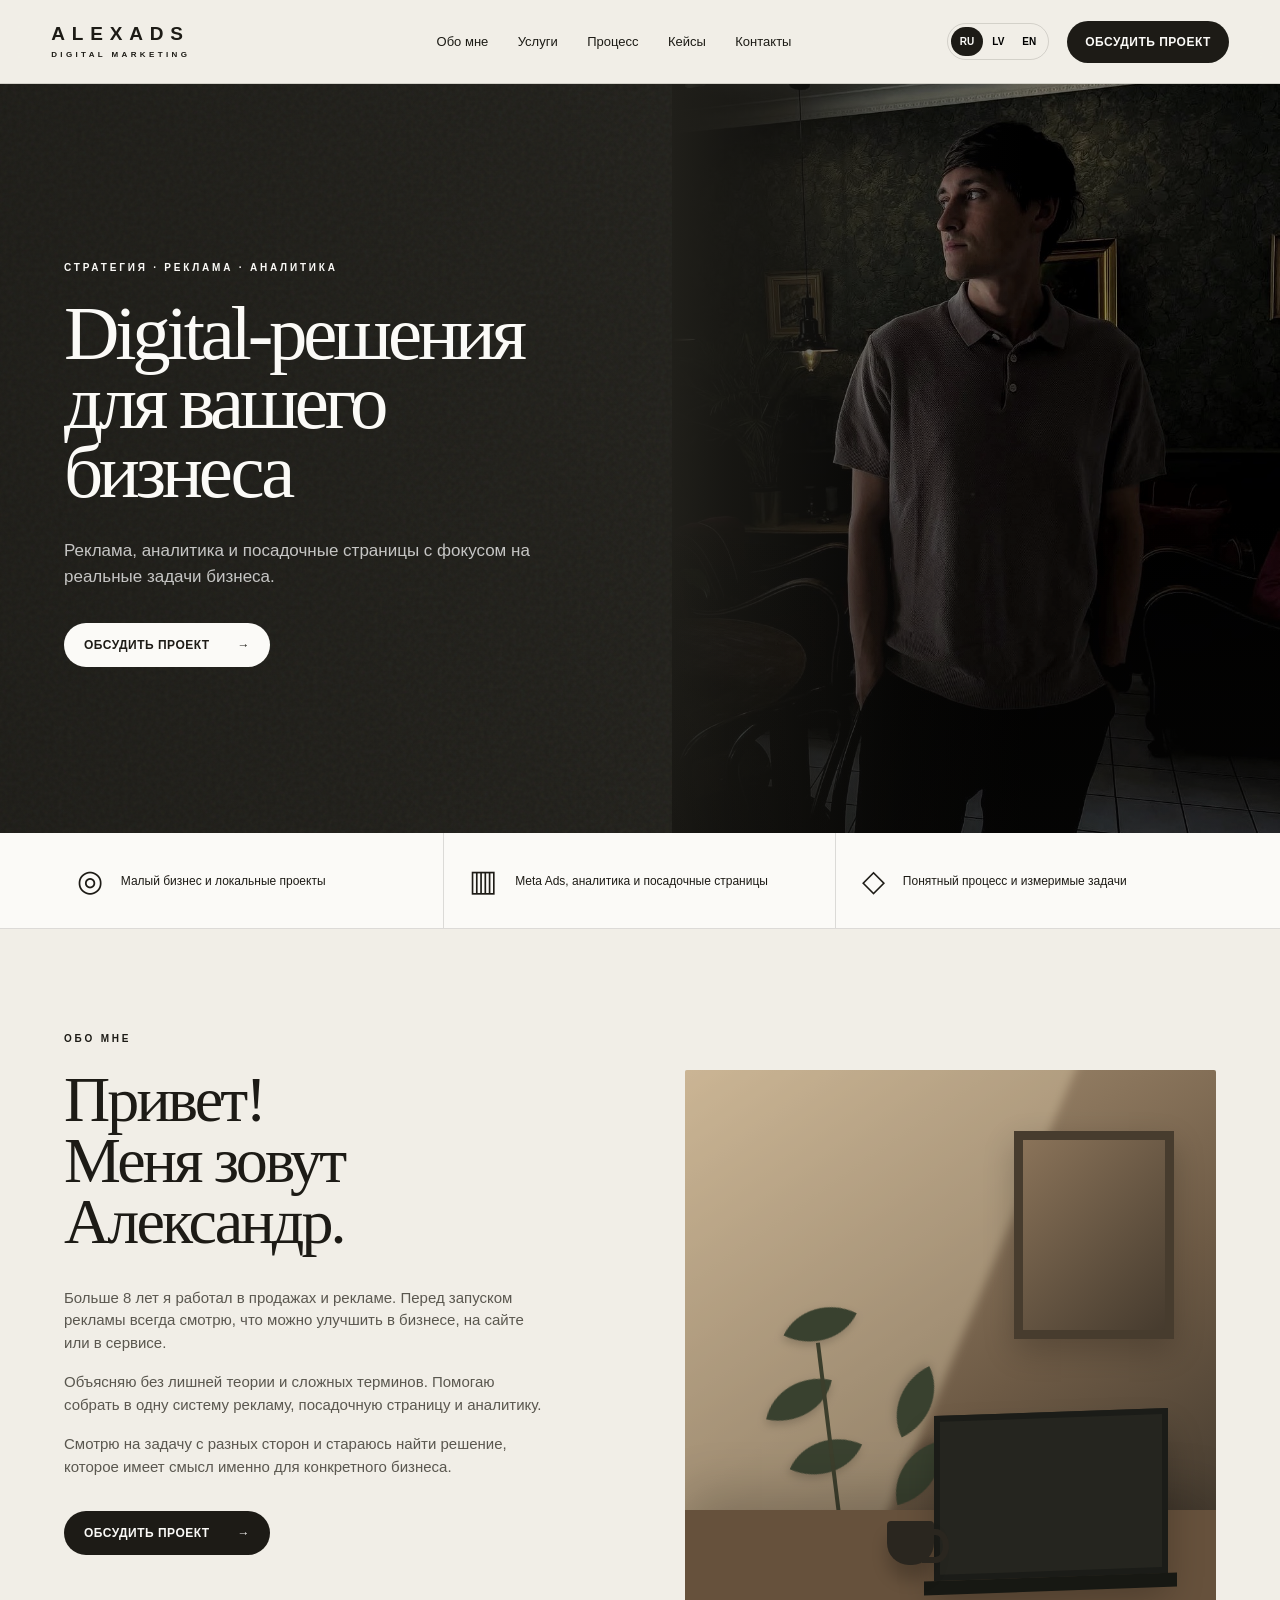
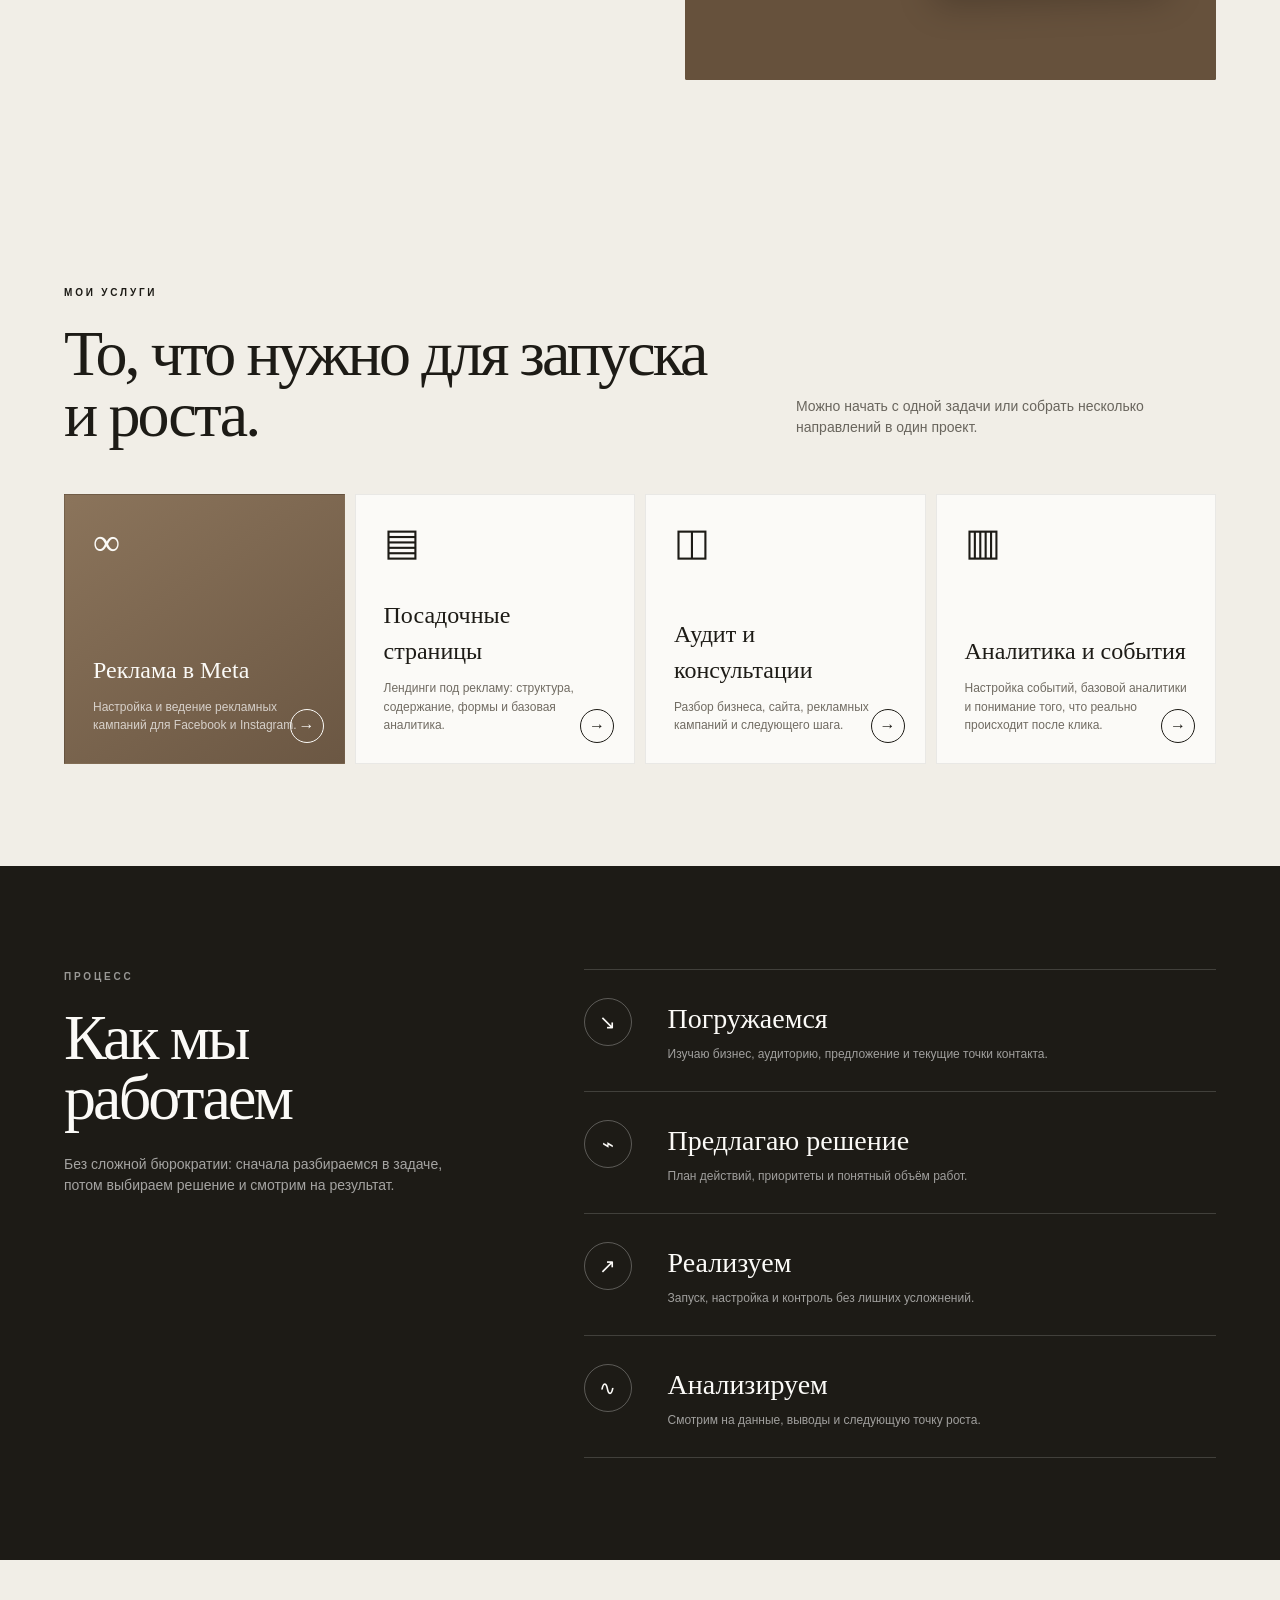
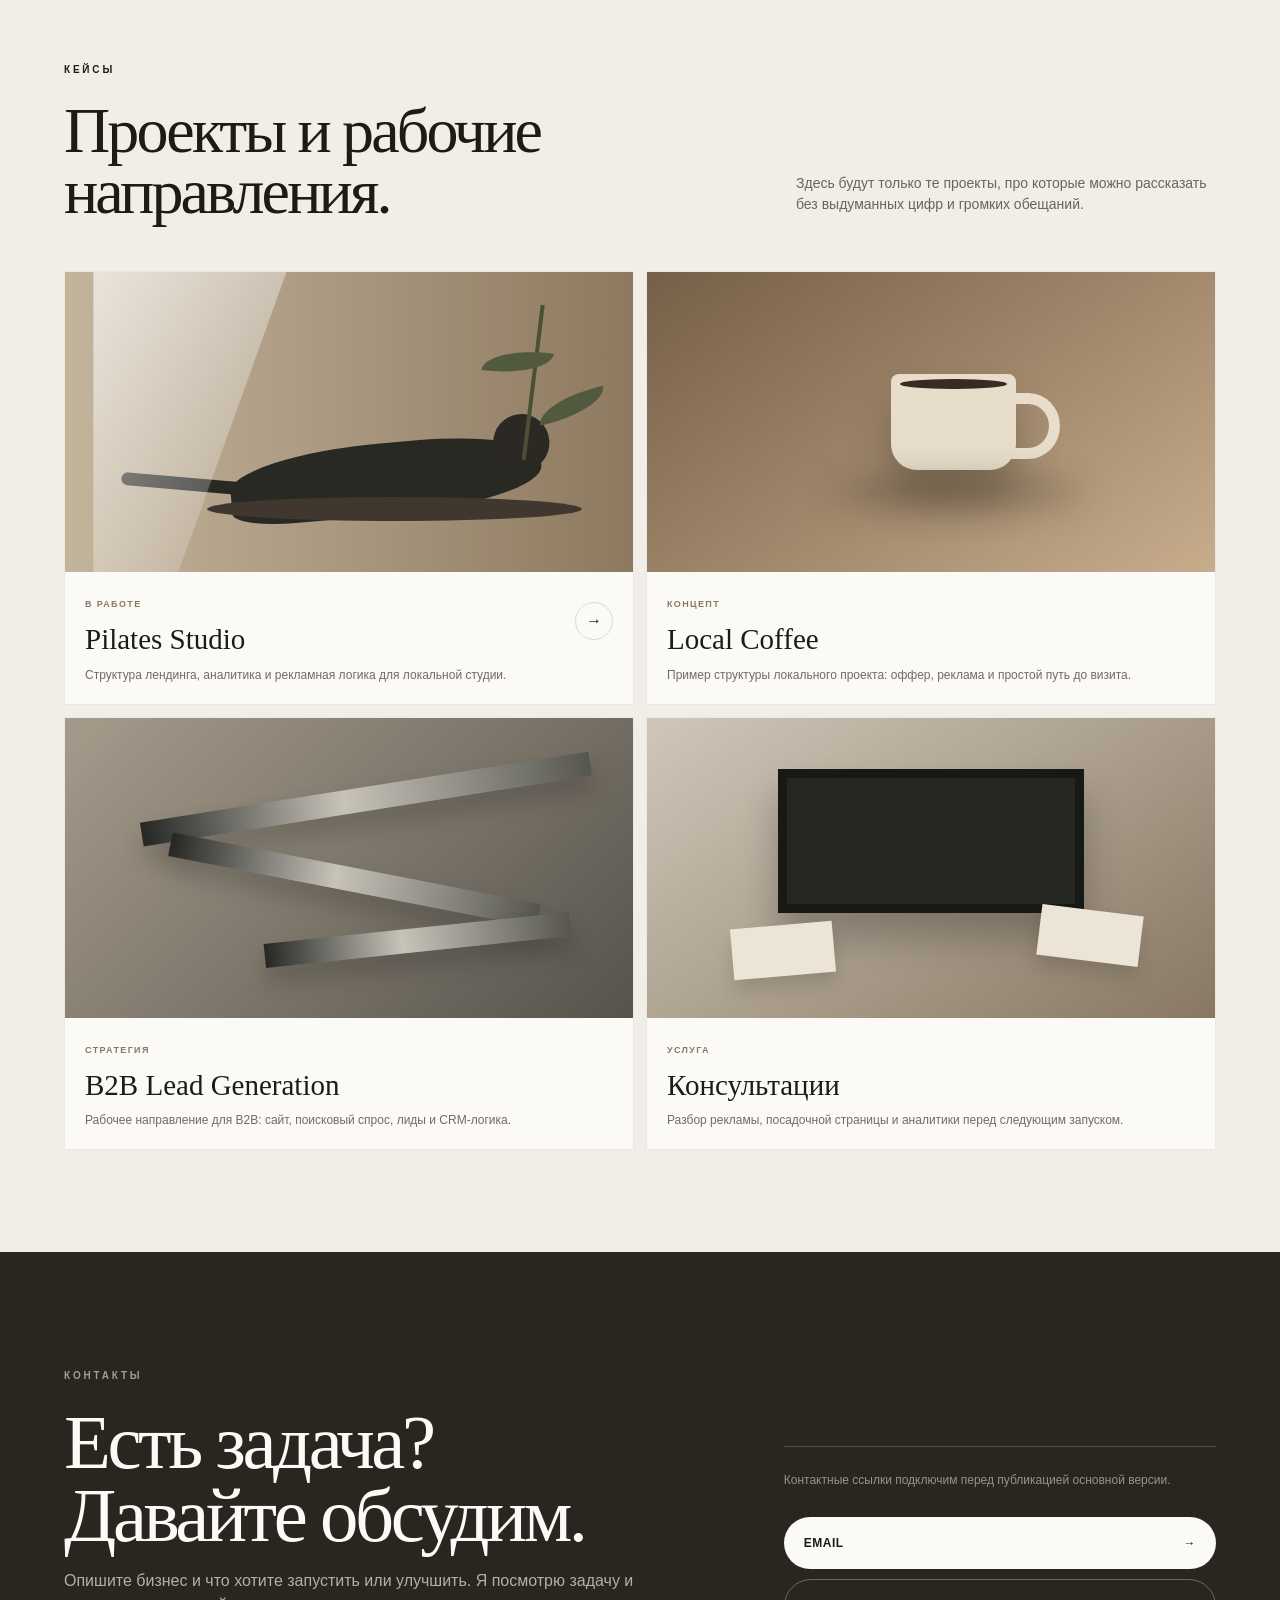
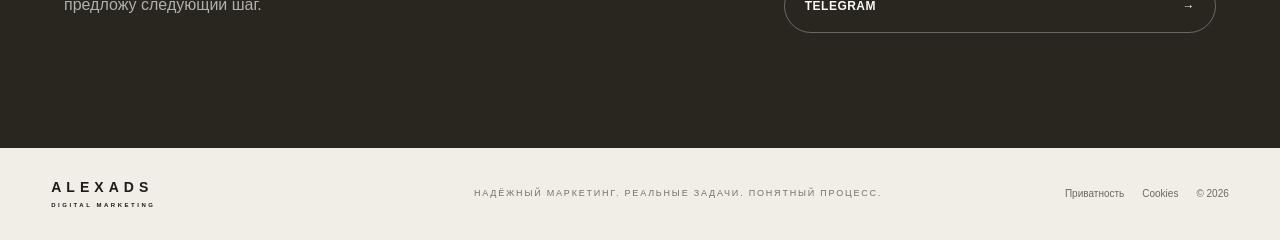
<file: index.html>
<!doctype html>
<html lang="ru">
<head>
  <meta charset="utf-8">
  <meta name="viewport" content="width=device-width,initial-scale=1">
  <title>Alexads — digital marketing, Meta Ads и landing pages</title>
  <meta name="description" content="Alexads — Meta Ads, аналитика, посадочные страницы и консультации для малого и локального бизнеса.">
  <meta name="theme-color" content="#1d1b16">
  <meta name="robots" content="index,follow">
  <meta property="og:type" content="website">
  <meta property="og:title" content="Alexads — digital marketing">
  <meta property="og:description" content="Meta Ads, аналитика и посадочные страницы с фокусом на реальные задачи бизнеса.">
  <meta property="og:image" content="assets/alex.jpg">
  <link rel="stylesheet" href="style.css">
</head>
<body>
  <header class="site-header" id="top">
    <a class="brand" href="#top" aria-label="Alexads">
      <span class="brand-name">ALEXADS</span>
      <span class="brand-sub">DIGITAL MARKETING</span>
    </a>

    <button class="menu-toggle" id="menuToggle" aria-label="Открыть меню" aria-expanded="false">
      <span></span><span></span>
    </button>

    <nav class="site-nav" id="siteNav">
      <a href="#about" data-i18n="navAbout">Обо мне</a>
      <a href="#services" data-i18n="navServices">Услуги</a>
      <a href="#process" data-i18n="navProcess">Процесс</a>
      <a href="#cases" data-i18n="navCases">Кейсы</a>
      <a href="#contact" data-i18n="navContact">Контакты</a>
    </nav>

    <div class="header-side">
      <div class="lang-switch" aria-label="Language">
        <button data-lang="ru" class="active">RU</button>
        <button data-lang="lv">LV</button>
        <button data-lang="en">EN</button>
      </div>
      <a class="header-cta" href="#contact" data-i18n="ctaDiscuss">Обсудить проект</a>
    </div>
  </header>

  <main>
    <section class="hero">
      <div class="hero-grain" aria-hidden="true"></div>
      <div class="hero-copy">
        <p class="kicker" data-i18n="heroKicker">Стратегия · реклама · аналитика</p>
        <h1 data-i18n="heroTitle">Digital-решения<br>для вашего<br>бизнеса</h1>
        <p class="hero-lead" data-i18n="heroLead">Реклама, аналитика и посадочные страницы с фокусом на реальные задачи бизнеса.</p>
        <div class="hero-actions">
          <a class="button button-light" href="#contact">
            <span data-i18n="ctaDiscuss">Обсудить проект</span>
            <span aria-hidden="true">→</span>
          </a>
        </div>
      </div>

      <div class="hero-photo" aria-label="Александр — Alexads">
        <img src="assets/alex.jpg" alt="Александр — Alexads" loading="eager">
        <div class="hero-photo-shade"></div>
      </div>
    </section>

    <section class="trust-strip" aria-label="Основные направления">
      <div class="trust-item">
        <span class="trust-icon" aria-hidden="true">◎</span>
        <p data-i18n="trust1">Малый бизнес и локальные проекты</p>
      </div>
      <div class="trust-item">
        <span class="trust-icon" aria-hidden="true">▥</span>
        <p data-i18n="trust2">Meta Ads, аналитика и посадочные страницы</p>
      </div>
      <div class="trust-item">
        <span class="trust-icon" aria-hidden="true">◇</span>
        <p data-i18n="trust3">Понятный процесс и измеримые задачи</p>
      </div>
    </section>

    <section class="section about" id="about">
      <div class="section-label" data-i18n="aboutLabel">Обо мне</div>
      <div class="about-grid">
        <div class="about-copy">
          <h2 data-i18n="aboutTitle">Привет!<br>Меня зовут Александр.</h2>
          <p data-i18n="aboutP1">Больше 8 лет я работал в продажах и рекламе. Перед запуском рекламы всегда смотрю, что можно улучшить в бизнесе, на сайте или в сервисе.</p>
          <p data-i18n="aboutP2">Объясняю без лишней теории и сложных терминов. Помогаю собрать в одну систему рекламу, посадочную страницу и аналитику.</p>
          <p data-i18n="aboutP3">Смотрю на задачу с разных сторон и стараюсь найти решение, которое имеет смысл именно для конкретного бизнеса.</p>
          <a class="button button-dark" href="#contact">
            <span data-i18n="ctaDiscuss">Обсудить проект</span>
            <span aria-hidden="true">→</span>
          </a>
        </div>

        <div class="about-visual" aria-label="Рабочая сцена">
          <div class="about-light"></div>
          <div class="plant">
            <span class="leaf l1"></span><span class="leaf l2"></span><span class="leaf l3"></span>
            <span class="leaf l4"></span><span class="leaf l5"></span><span class="stem"></span>
          </div>
          <div class="desk"></div>
          <div class="laptop"><span></span></div>
          <div class="cup"></div>
          <div class="frame"></div>
        </div>
      </div>
    </section>

    <section class="section services" id="services">
      <div class="section-heading">
        <div>
          <div class="section-label" data-i18n="servicesLabel">Мои услуги</div>
          <h2 data-i18n="servicesTitle">То, что нужно для запуска и роста.</h2>
        </div>
        <p data-i18n="servicesIntro">Можно начать с одной задачи или собрать несколько направлений в один проект.</p>
      </div>

      <div class="service-grid">
        <article class="service-card service-card-accent">
          <div class="service-icon">∞</div>
          <h3 data-i18n="service1Title">Реклама в Meta</h3>
          <p data-i18n="service1Text">Настройка и ведение рекламных кампаний для Facebook и Instagram.</p>
          <a href="#contact" aria-label="Реклама в Meta">→</a>
        </article>
        <article class="service-card">
          <div class="service-icon">▤</div>
          <h3 data-i18n="service2Title">Посадочные страницы</h3>
          <p data-i18n="service2Text">Лендинги под рекламу: структура, содержание, формы и базовая аналитика.</p>
          <a href="#contact" aria-label="Посадочные страницы">→</a>
        </article>
        <article class="service-card">
          <div class="service-icon">◫</div>
          <h3 data-i18n="service3Title">Аудит и консультации</h3>
          <p data-i18n="service3Text">Разбор бизнеса, сайта, рекламных кампаний и следующего шага.</p>
          <a href="#contact" aria-label="Аудит и консультации">→</a>
        </article>
        <article class="service-card">
          <div class="service-icon">▥</div>
          <h3 data-i18n="service4Title">Аналитика и события</h3>
          <p data-i18n="service4Text">Настройка событий, базовой аналитики и понимание того, что реально происходит после клика.</p>
          <a href="#contact" aria-label="Аналитика и события">→</a>
        </article>
      </div>
    </section>

    <section class="process-band" id="process">
      <div class="process-intro">
        <div class="section-label section-label-light" data-i18n="processLabel">Процесс</div>
        <h2 data-i18n="processTitle">Как мы работаем</h2>
        <p data-i18n="processIntro">Без сложной бюрократии: сначала разбираемся в задаче, потом выбираем решение и смотрим на результат.</p>
      </div>
      <div class="process-list">
        <article class="process-step">
          <div class="step-mark">↘</div>
          <div><h3 data-i18n="process1Title">Погружаемся</h3><p data-i18n="process1Text">Изучаю бизнес, аудиторию, предложение и текущие точки контакта.</p></div>
        </article>
        <article class="process-step">
          <div class="step-mark">⌁</div>
          <div><h3 data-i18n="process2Title">Предлагаю решение</h3><p data-i18n="process2Text">План действий, приоритеты и понятный объём работ.</p></div>
        </article>
        <article class="process-step">
          <div class="step-mark">↗</div>
          <div><h3 data-i18n="process3Title">Реализуем</h3><p data-i18n="process3Text">Запуск, настройка и контроль без лишних усложнений.</p></div>
        </article>
        <article class="process-step">
          <div class="step-mark">∿</div>
          <div><h3 data-i18n="process4Title">Анализируем</h3><p data-i18n="process4Text">Смотрим на данные, выводы и следующую точку роста.</p></div>
        </article>
      </div>
    </section>

    <section class="section cases" id="cases">
      <div class="section-heading cases-heading">
        <div>
          <div class="section-label" data-i18n="casesLabel">Кейсы</div>
          <h2 data-i18n="casesTitle">Проекты и рабочие направления.</h2>
        </div>
        <p data-i18n="casesIntro">Здесь будут только те проекты, про которые можно рассказать без выдуманных цифр и громких обещаний.</p>
      </div>

      <div class="case-grid">
        <a class="case-card case-featured" href="case-pilates.html">
          <div class="case-visual case-pilates">
            <div class="case-shape person"></div>
            <div class="case-shape mat"></div>
            <div class="case-shape window"></div>
            <div class="case-plant"></div>
          </div>
          <div class="case-copy">
            <div>
              <span class="case-status" data-i18n="caseStatusWork">В работе</span>
              <h3>Pilates Studio</h3>
              <p data-i18n="casePilatesText">Структура лендинга, аналитика и рекламная логика для локальной студии.</p>
            </div>
            <span class="case-arrow">→</span>
          </div>
        </a>

        <article class="case-card">
          <div class="case-visual case-coffee">
            <div class="coffee-cup"></div>
            <div class="coffee-shadow"></div>
          </div>
          <div class="case-copy">
            <div>
              <span class="case-status" data-i18n="caseStatusConcept">Концепт</span>
              <h3>Local Coffee</h3>
              <p data-i18n="caseCoffeeText">Пример структуры локального проекта: оффер, реклама и простой путь до визита.</p>
            </div>
          </div>
        </article>

        <article class="case-card">
          <div class="case-visual case-b2b">
            <div class="metal-line m1"></div><div class="metal-line m2"></div><div class="metal-line m3"></div>
          </div>
          <div class="case-copy">
            <div>
              <span class="case-status" data-i18n="caseStatusStrategy">Стратегия</span>
              <h3>B2B Lead Generation</h3>
              <p data-i18n="caseB2BText">Рабочее направление для B2B: сайт, поисковый спрос, лиды и CRM-логика.</p>
            </div>
          </div>
        </article>

        <article class="case-card">
          <div class="case-visual case-consult">
            <div class="screen"></div>
            <div class="note note1"></div><div class="note note2"></div>
          </div>
          <div class="case-copy">
            <div>
              <span class="case-status" data-i18n="caseStatusService">Услуга</span>
              <h3 data-i18n="caseConsultTitle">Консультации</h3>
              <p data-i18n="caseConsultText">Разбор рекламы, посадочной страницы и аналитики перед следующим запуском.</p>
            </div>
          </div>
        </article>
      </div>
    </section>

    <section class="contact-section" id="contact">
      <div class="contact-copy">
        <div class="section-label section-label-light" data-i18n="contactLabel">Контакты</div>
        <h2 data-i18n="contactTitle">Есть задача?<br>Давайте обсудим.</h2>
        <p data-i18n="contactText">Опишите бизнес и что хотите запустить или улучшить. Я посмотрю задачу и предложу следующий шаг.</p>
      </div>
      <div class="contact-panel">
        <p class="contact-note" data-i18n="contactNote">Контактные ссылки подключим перед публикацией основной версии.</p>
        <a class="button button-light button-wide" href="mailto:your-email@example.com">
          <span>Email</span><span>→</span>
        </a>
        <a class="button button-outline button-wide" href="#" aria-disabled="true">
          <span>Telegram</span><span>→</span>
        </a>
      </div>
    </section>
  </main>

  <footer class="site-footer">
    <div class="brand footer-brand">
      <span class="brand-name">ALEXADS</span>
      <span class="brand-sub">DIGITAL MARKETING</span>
    </div>
    <p data-i18n="footerLine">Надёжный маркетинг. Реальные задачи. Понятный процесс.</p>
    <div class="footer-links">
      <a href="privacy.html" data-i18n="privacy">Приватность</a>
      <a href="cookies.html">Cookies</a>
      <span>© <span id="year"></span></span>
    </div>
  </footer>

  <script src="script.js"></script>
</body>
</html>
</file>
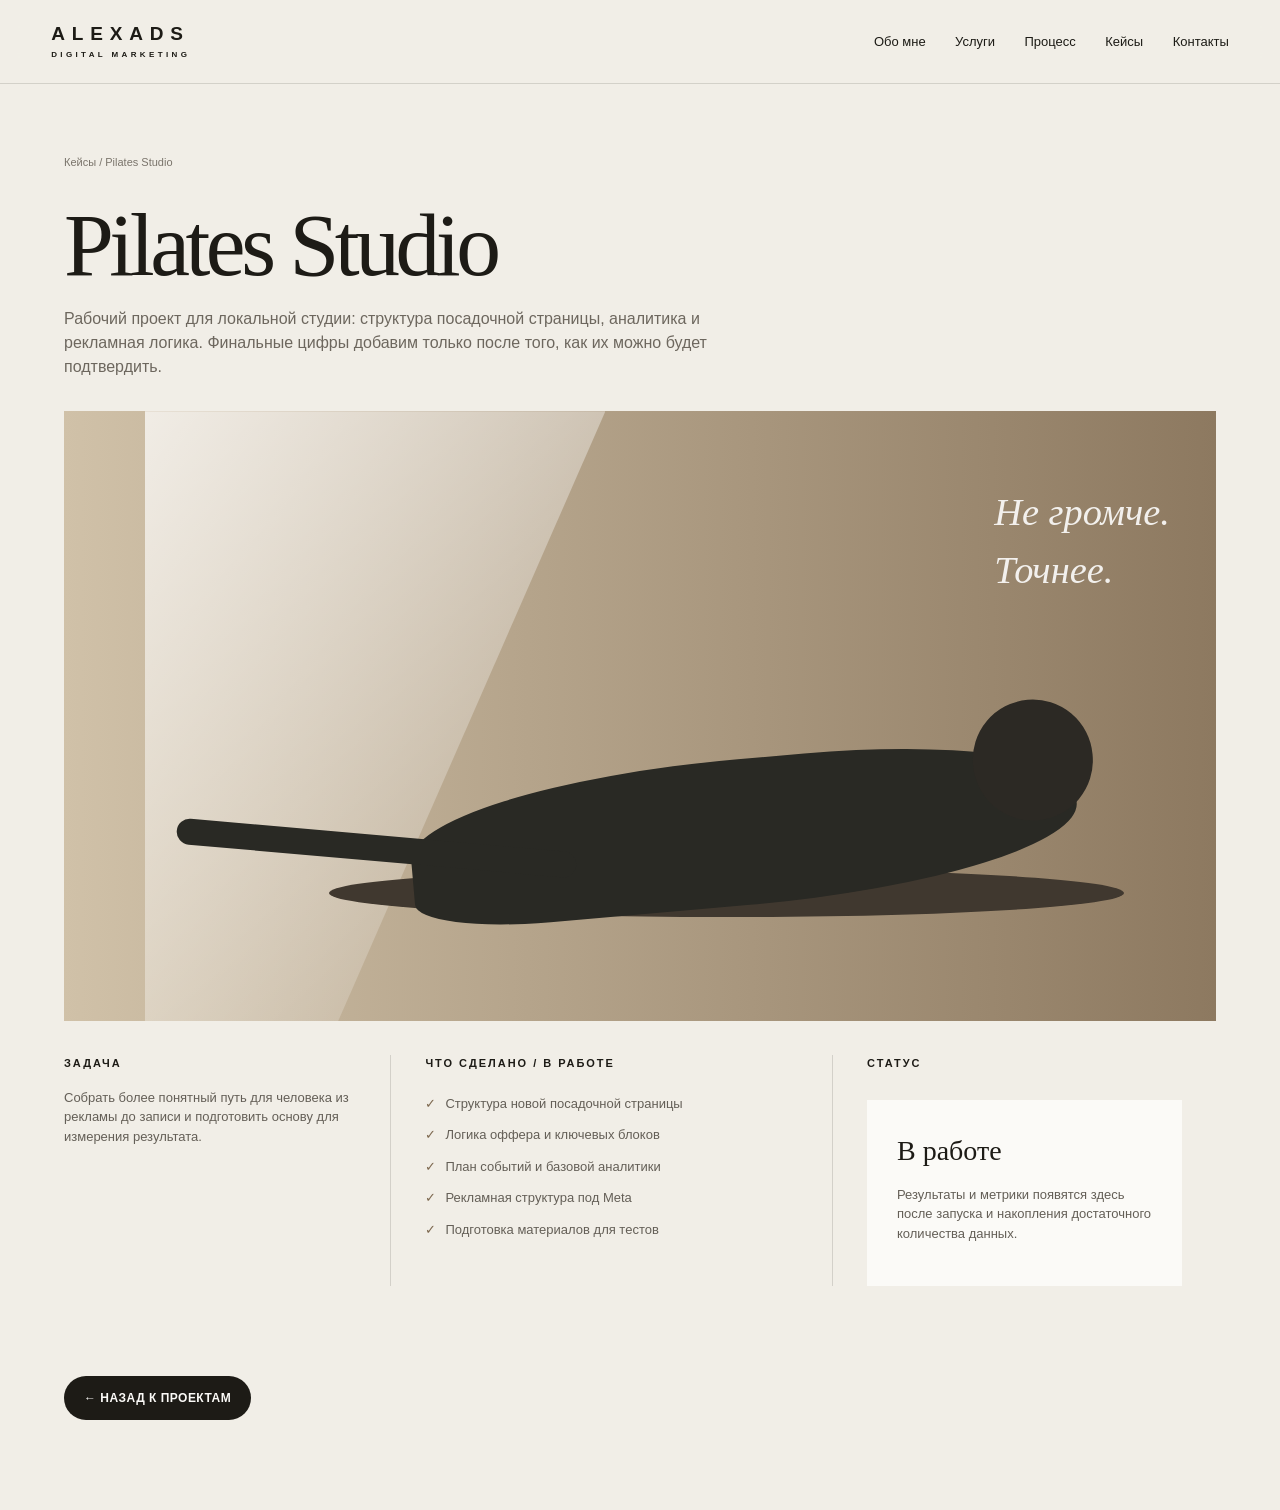
<file: case-pilates.html>
<!doctype html>
<html lang="ru">
<head>
  <meta charset="utf-8">
  <meta name="viewport" content="width=device-width,initial-scale=1">
  <title>Pilates Studio — Alexads</title>
  <meta name="description" content="Pilates Studio — рабочий кейс Alexads: landing page, аналитика и рекламная логика.">
  <link rel="stylesheet" href="style.css">
  <style>
    .case-page{background:var(--paper);min-height:100vh}
    .case-hero{padding:70px clamp(22px,5vw,80px) 32px;max-width:var(--max);margin:auto}
    .case-breadcrumb{font-size:11px;color:#7a746b;margin-bottom:34px}
    .case-hero h1{font-family:var(--serif);font-size:clamp(60px,7vw,110px);line-height:.9;font-weight:400;letter-spacing:-.05em;margin:0}
    .case-hero p{max-width:660px;color:#6d675e;margin:22px 0 0}
    .case-banner{margin:0 clamp(22px,5vw,80px);height:min(55vw,610px);position:relative;overflow:hidden;background:linear-gradient(90deg,#d0c1a8,#8d7960)}
    .case-banner:before{content:"";position:absolute;left:7%;top:0;width:40%;height:100%;background:linear-gradient(130deg,rgba(255,255,255,.72),rgba(255,255,255,0));clip-path:polygon(0 0,100% 0,42% 100%,0 100%)}
    .case-banner .mat{position:absolute;left:23%;right:8%;height:8%;bottom:17%;background:#40382f;border-radius:50%}
    .case-banner .person{position:absolute;width:58%;height:24%;left:30%;bottom:19%;background:#292924;border-radius:50% 40% 50% 20%;transform:rotate(-5deg)}
    .case-banner .person:before{content:"";position:absolute;width:18%;aspect-ratio:1;right:-3%;top:-23%;border-radius:50%;background:#2c2924}
    .case-banner .person:after{content:"";position:absolute;width:60%;height:18%;left:-35%;top:30%;background:#292924;border-radius:999px;transform:rotate(10deg)}
    .case-banner-quote{position:absolute;right:4%;top:12%;font-family:var(--serif);font-size:clamp(24px,3vw,50px);font-style:italic;color:rgba(255,255,255,.88);max-width:300px}
    .case-details{max-width:var(--max);margin:auto;padding:34px clamp(22px,5vw,80px) 90px;display:grid;grid-template-columns:.85fr 1.15fr 1fr;gap:0}
    .case-col{padding:0 34px;border-left:1px solid var(--line)}
    .case-col:first-child{padding-left:0;border-left:0}
    .case-col h2{font-size:11px;text-transform:uppercase;letter-spacing:.18em;margin:0 0 16px}
    .case-col p,.case-col li{font-size:13px;color:#645f57}
    .case-col ul{list-style:none;padding:0;margin:0}
    .case-col li{padding:6px 0 6px 20px;position:relative}
    .case-col li:before{content:"✓";position:absolute;left:0;color:#7d684f}
    .case-status-box{background:var(--white);padding:30px;margin-top:28px}
    .case-status-box strong{font-family:var(--serif);font-size:28px;font-weight:400}
    .back-row{max-width:var(--max);margin:auto;padding:0 clamp(22px,5vw,80px) 90px}
    @media(max-width:780px){
      .case-banner{height:430px;margin:0 20px}
      .case-details{grid-template-columns:1fr;padding:30px 20px 70px}
      .case-col{border-left:0;border-top:1px solid var(--line);padding:24px 0}
      .case-col:first-child{border-top:0}
      .back-row{padding:0 20px 70px}
    }
  </style>
</head>
<body class="case-page">
  <header class="site-header">
    <a class="brand" href="index.html">
      <span class="brand-name">ALEXADS</span>
      <span class="brand-sub">DIGITAL MARKETING</span>
    </a>
    <nav class="site-nav" style="grid-column:2 / 4;justify-content:flex-end">
      <a href="index.html#about">Обо мне</a><a href="index.html#services">Услуги</a>
      <a href="index.html#process">Процесс</a><a href="index.html#cases">Кейсы</a><a href="index.html#contact">Контакты</a>
    </nav>
  </header>

  <main>
    <section class="case-hero">
      <div class="case-breadcrumb"><a href="index.html#cases">Кейсы</a> / Pilates Studio</div>
      <h1>Pilates Studio</h1>
      <p>Рабочий проект для локальной студии: структура посадочной страницы, аналитика и рекламная логика. Финальные цифры добавим только после того, как их можно будет подтвердить.</p>
    </section>

    <div class="case-banner">
      <div class="mat"></div><div class="person"></div>
      <div class="case-banner-quote">Не громче.<br>Точнее.</div>
    </div>

    <section class="case-details">
      <div class="case-col">
        <h2>Задача</h2>
        <p>Собрать более понятный путь для человека из рекламы до записи и подготовить основу для измерения результата.</p>
      </div>
      <div class="case-col">
        <h2>Что сделано / в работе</h2>
        <ul>
          <li>Структура новой посадочной страницы</li>
          <li>Логика оффера и ключевых блоков</li>
          <li>План событий и базовой аналитики</li>
          <li>Рекламная структура под Meta</li>
          <li>Подготовка материалов для тестов</li>
        </ul>
      </div>
      <div class="case-col">
        <h2>Статус</h2>
        <div class="case-status-box">
          <strong>В работе</strong>
          <p>Результаты и метрики появятся здесь после запуска и накопления достаточного количества данных.</p>
        </div>
      </div>
    </section>

    <div class="back-row">
      <a class="button button-dark" href="index.html#cases"><span>← Назад к проектам</span></a>
    </div>
  </main>
</body>
</html>
</file>
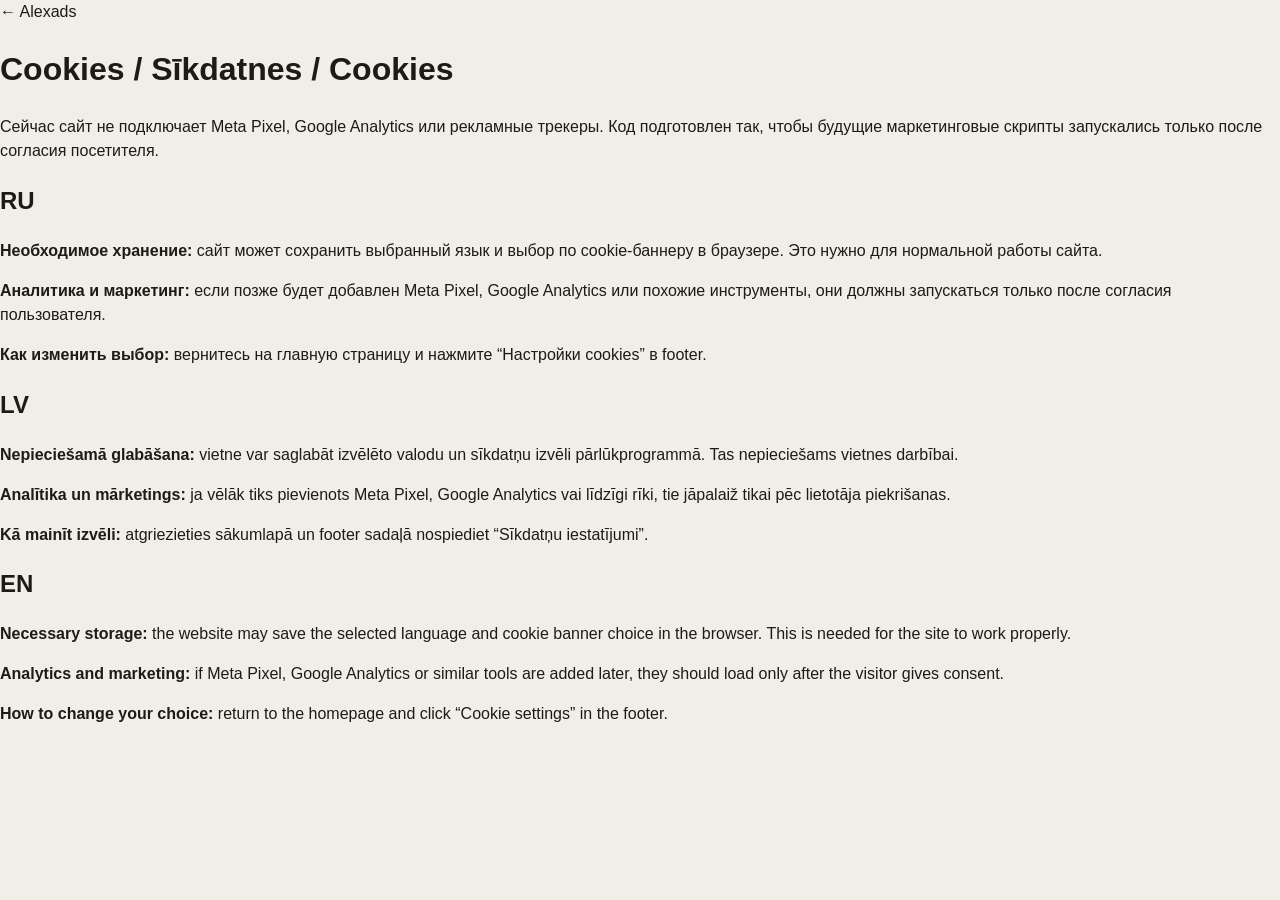
<file: cookies.html>
<!DOCTYPE html>
<html lang="ru">
<head>
  <meta charset="UTF-8" />
  <meta name="viewport" content="width=device-width, initial-scale=1.0" />
  <title>Cookies Policy — Alexads</title>
  <meta name="description" content="Cookies policy for Alexads website." />
  <meta name="robots" content="index, follow" />
  <link rel="canonical" href="https://your-domain.com/cookies.html" />
  <link rel="stylesheet" href="style.css" />
</head>
<body class="legal-page">
  <main class="legal-wrap">
    <a class="back-link" href="index.html">← Alexads</a>
    <h1>Cookies / Sīkdatnes / Cookies</h1>
    <p class="legal-note">Сейчас сайт не подключает Meta Pixel, Google Analytics или рекламные трекеры. Код подготовлен так, чтобы будущие маркетинговые скрипты запускались только после согласия посетителя.</p>

    <section>
      <h2>RU</h2>
      <p><strong>Необходимое хранение:</strong> сайт может сохранить выбранный язык и выбор по cookie-баннеру в браузере. Это нужно для нормальной работы сайта.</p>
      <p><strong>Аналитика и маркетинг:</strong> если позже будет добавлен Meta Pixel, Google Analytics или похожие инструменты, они должны запускаться только после согласия пользователя.</p>
      <p><strong>Как изменить выбор:</strong> вернитесь на главную страницу и нажмите “Настройки cookies” в footer.</p>
    </section>

    <section>
      <h2>LV</h2>
      <p><strong>Nepieciešamā glabāšana:</strong> vietne var saglabāt izvēlēto valodu un sīkdatņu izvēli pārlūkprogrammā. Tas nepieciešams vietnes darbībai.</p>
      <p><strong>Analītika un mārketings:</strong> ja vēlāk tiks pievienots Meta Pixel, Google Analytics vai līdzīgi rīki, tie jāpalaiž tikai pēc lietotāja piekrišanas.</p>
      <p><strong>Kā mainīt izvēli:</strong> atgriezieties sākumlapā un footer sadaļā nospiediet “Sīkdatņu iestatījumi”.</p>
    </section>

    <section>
      <h2>EN</h2>
      <p><strong>Necessary storage:</strong> the website may save the selected language and cookie banner choice in the browser. This is needed for the site to work properly.</p>
      <p><strong>Analytics and marketing:</strong> if Meta Pixel, Google Analytics or similar tools are added later, they should load only after the visitor gives consent.</p>
      <p><strong>How to change your choice:</strong> return to the homepage and click “Cookie settings” in the footer.</p>
    </section>
  </main>
</body>
</html>
</file>
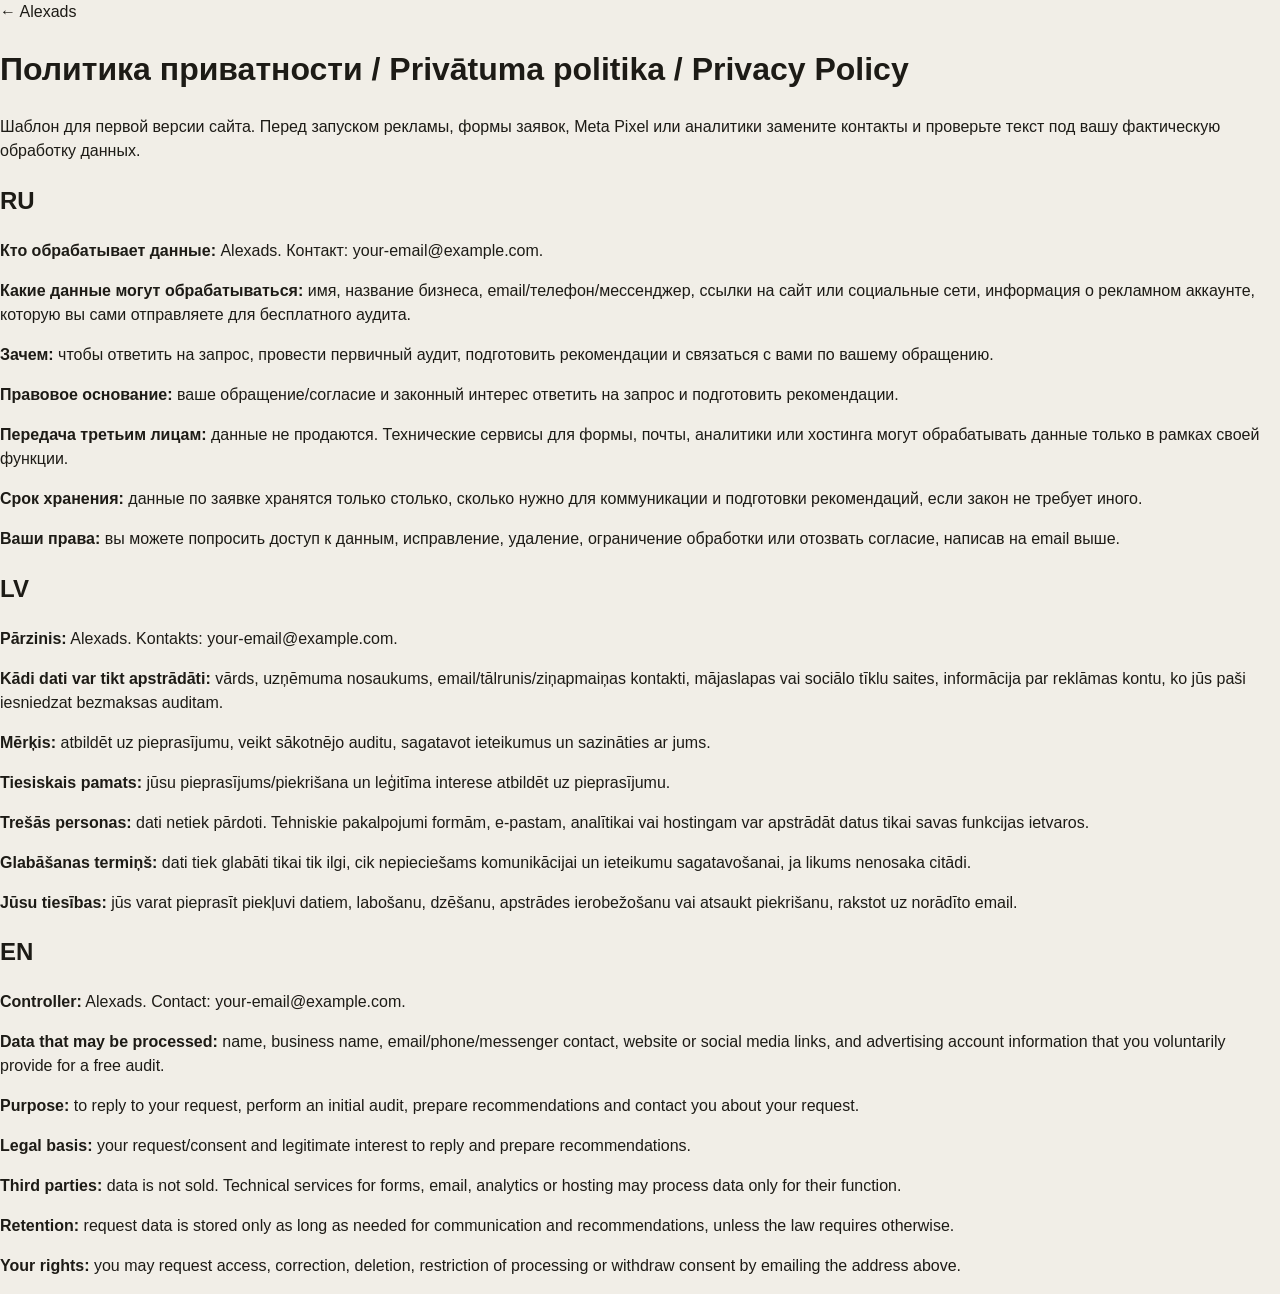
<file: privacy.html>
<!DOCTYPE html>
<html lang="ru">
<head>
  <meta charset="UTF-8" />
  <meta name="viewport" content="width=device-width, initial-scale=1.0" />
  <title>Privacy Policy — Alexads</title>
  <meta name="description" content="Privacy policy for Alexads website and free audit requests." />
  <meta name="robots" content="index, follow" />
  <link rel="canonical" href="https://your-domain.com/privacy.html" />
  <link rel="stylesheet" href="style.css" />
</head>
<body class="legal-page">
  <main class="legal-wrap">
    <a class="back-link" href="index.html">← Alexads</a>
    <h1>Политика приватности / Privātuma politika / Privacy Policy</h1>
    <p class="legal-note">Шаблон для первой версии сайта. Перед запуском рекламы, формы заявок, Meta Pixel или аналитики замените контакты и проверьте текст под вашу фактическую обработку данных.</p>

    <section>
      <h2>RU</h2>
      <p><strong>Кто обрабатывает данные:</strong> Alexads. Контакт: your-email@example.com.</p>
      <p><strong>Какие данные могут обрабатываться:</strong> имя, название бизнеса, email/телефон/мессенджер, ссылки на сайт или социальные сети, информация о рекламном аккаунте, которую вы сами отправляете для бесплатного аудита.</p>
      <p><strong>Зачем:</strong> чтобы ответить на запрос, провести первичный аудит, подготовить рекомендации и связаться с вами по вашему обращению.</p>
      <p><strong>Правовое основание:</strong> ваше обращение/согласие и законный интерес ответить на запрос и подготовить рекомендации.</p>
      <p><strong>Передача третьим лицам:</strong> данные не продаются. Технические сервисы для формы, почты, аналитики или хостинга могут обрабатывать данные только в рамках своей функции.</p>
      <p><strong>Срок хранения:</strong> данные по заявке хранятся только столько, сколько нужно для коммуникации и подготовки рекомендаций, если закон не требует иного.</p>
      <p><strong>Ваши права:</strong> вы можете попросить доступ к данным, исправление, удаление, ограничение обработки или отозвать согласие, написав на email выше.</p>
    </section>

    <section>
      <h2>LV</h2>
      <p><strong>Pārzinis:</strong> Alexads. Kontakts: your-email@example.com.</p>
      <p><strong>Kādi dati var tikt apstrādāti:</strong> vārds, uzņēmuma nosaukums, email/tālrunis/ziņapmaiņas kontakti, mājaslapas vai sociālo tīklu saites, informācija par reklāmas kontu, ko jūs paši iesniedzat bezmaksas auditam.</p>
      <p><strong>Mērķis:</strong> atbildēt uz pieprasījumu, veikt sākotnējo auditu, sagatavot ieteikumus un sazināties ar jums.</p>
      <p><strong>Tiesiskais pamats:</strong> jūsu pieprasījums/piekrišana un leģitīma interese atbildēt uz pieprasījumu.</p>
      <p><strong>Trešās personas:</strong> dati netiek pārdoti. Tehniskie pakalpojumi formām, e-pastam, analītikai vai hostingam var apstrādāt datus tikai savas funkcijas ietvaros.</p>
      <p><strong>Glabāšanas termiņš:</strong> dati tiek glabāti tikai tik ilgi, cik nepieciešams komunikācijai un ieteikumu sagatavošanai, ja likums nenosaka citādi.</p>
      <p><strong>Jūsu tiesības:</strong> jūs varat pieprasīt piekļuvi datiem, labošanu, dzēšanu, apstrādes ierobežošanu vai atsaukt piekrišanu, rakstot uz norādīto email.</p>
    </section>

    <section>
      <h2>EN</h2>
      <p><strong>Controller:</strong> Alexads. Contact: your-email@example.com.</p>
      <p><strong>Data that may be processed:</strong> name, business name, email/phone/messenger contact, website or social media links, and advertising account information that you voluntarily provide for a free audit.</p>
      <p><strong>Purpose:</strong> to reply to your request, perform an initial audit, prepare recommendations and contact you about your request.</p>
      <p><strong>Legal basis:</strong> your request/consent and legitimate interest to reply and prepare recommendations.</p>
      <p><strong>Third parties:</strong> data is not sold. Technical services for forms, email, analytics or hosting may process data only for their function.</p>
      <p><strong>Retention:</strong> request data is stored only as long as needed for communication and recommendations, unless the law requires otherwise.</p>
      <p><strong>Your rights:</strong> you may request access, correction, deletion, restriction of processing or withdraw consent by emailing the address above.</p>
    </section>
  </main>
</body>
</html>
</file>
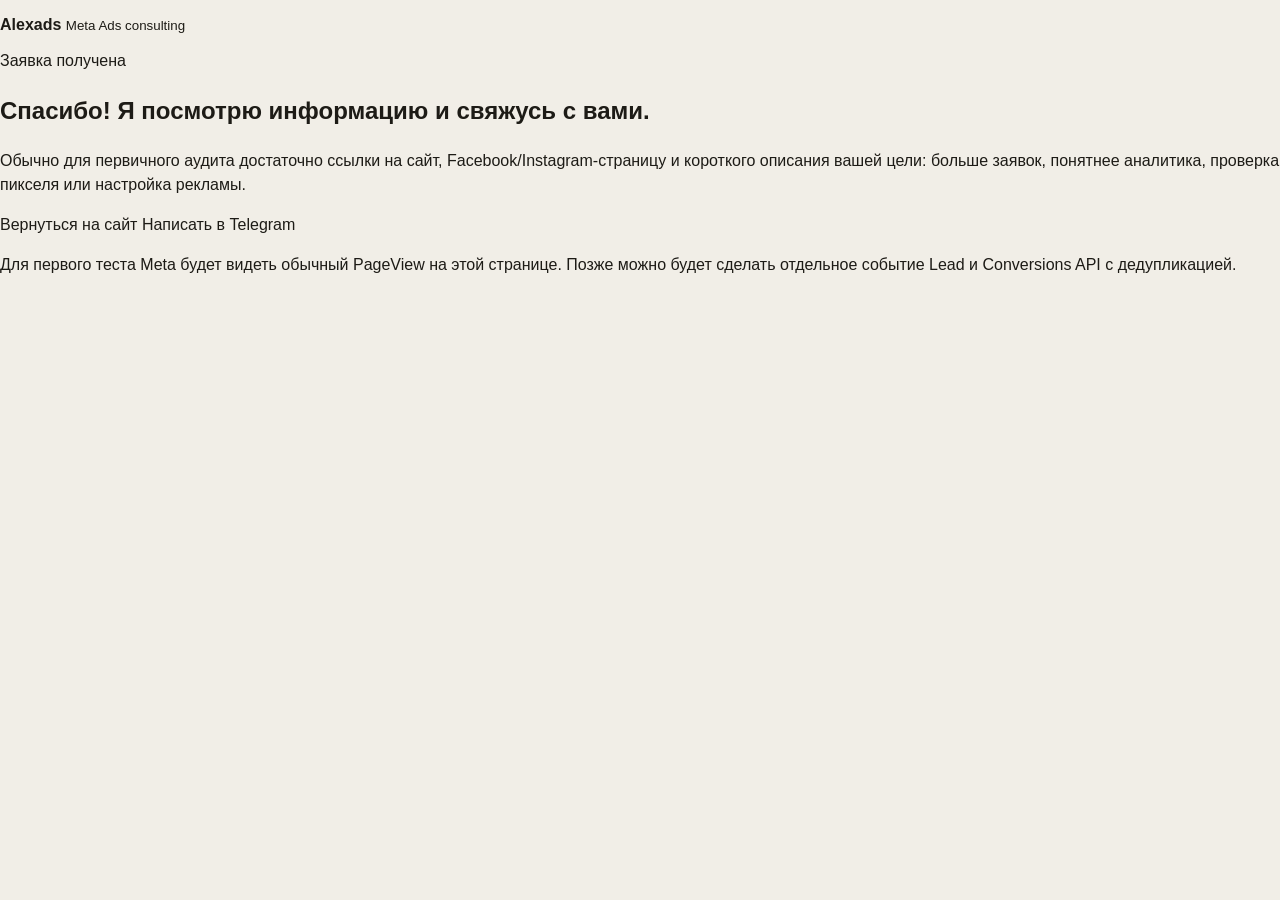
<file: thank-you.html>
<!DOCTYPE html>
<html lang="ru">
<head>
  <meta charset="UTF-8" />
  <meta name="viewport" content="width=device-width, initial-scale=1.0" />

  <title>Спасибо за заявку | Alexads</title>
  <meta
    name="description"
    content="Спасибо за заявку на бесплатный аудит Meta Ads. Александр из Alexads свяжется с вами и подскажет следующие шаги простыми словами."
  />

  <link rel="stylesheet" href="style.css" />
</head>

<body>
  <main class="thank-you-page">
    <section class="thank-you-card">
      <a class="brand thank-you-brand" href="index.html" aria-label="Alexads home">
        <span class="brand-mark" aria-hidden="true">
          <span class="brand-line"></span>
          <span class="brand-dot"></span>
        </span>
        <span>
          <strong>Alexads</strong>
          <small>Meta Ads consulting</small>
        </span>
      </a>

      <p class="eyebrow">Заявка получена</p>

      <h1>Спасибо! Я посмотрю информацию и свяжусь с вами.</h1>

      <p class="thank-you-text">
        Обычно для первичного аудита достаточно ссылки на сайт, Facebook/Instagram-страницу
        и короткого описания вашей цели: больше заявок, понятнее аналитика, проверка пикселя
        или настройка рекламы.
      </p>

      <div class="thank-you-actions">
        <a class="btn btn-primary" href="index.html">Вернуться на сайт</a>
        <a class="btn btn-ghost" href="https://t.me/your_username" target="_blank" rel="noreferrer" data-meta-event="Contact">Написать в Telegram</a>
      </div>

      <p class="thank-you-note">
        Для первого теста Meta будет видеть обычный PageView на этой странице. Позже можно будет
        сделать отдельное событие Lead и Conversions API с дедупликацией.
      </p>
    </section>
  </main>

  <div class="cookie-banner" id="cookieBanner" hidden>
    <div>
      <strong>Cookies и аналитика</strong>
      <p>Сайт использует необходимые cookies для сохранения выбранного языка. Meta Pixel и рекламная аналитика запускаются только после вашего согласия.</p>
    </div>
    <div class="cookie-actions">
      <button class="btn-cookie ghost" id="rejectCookies">Отклонить</button>
      <button class="btn-cookie" id="acceptCookies">Принять</button>
    </div>
  </div>

  <script src="script.js"></script>
</body>
</html>
</file>
<file: style.css>
:root{
  --ink:#1d1b16;
  --ink-soft:#2b2923;
  --paper:#f1eee7;
  --paper-2:#e8e2d8;
  --paper-3:#d7ccbb;
  --taupe:#8b745b;
  --taupe-dark:#66513d;
  --line:rgba(29,27,22,.14);
  --white:#fbfaf7;
  --max:1480px;
  --radius:18px;
  --serif:Georgia,"Times New Roman",serif;
  --sans:Inter,Arial,Helvetica,sans-serif;
}
*{box-sizing:border-box}
html{scroll-behavior:smooth}
body{
  margin:0;
  color:var(--ink);
  background:var(--paper);
  font-family:var(--sans);
  font-size:16px;
  line-height:1.5;
}
body.menu-open{overflow:hidden}
a{color:inherit;text-decoration:none}
img{display:block;max-width:100%}
button{font:inherit}
.site-header{
  height:84px;
  display:grid;
  grid-template-columns:230px 1fr auto;
  align-items:center;
  gap:36px;
  padding:0 clamp(22px,4vw,66px);
  background:rgba(241,238,231,.94);
  border-bottom:1px solid var(--line);
  position:sticky;top:0;z-index:50;
  backdrop-filter:blur(14px);
}
.brand{display:inline-flex;flex-direction:column;line-height:1}
.brand-name{font-size:19px;letter-spacing:.36em;font-weight:800}
.brand-sub{font-size:8px;letter-spacing:.42em;font-weight:700;margin-top:8px}
.site-nav{display:flex;justify-content:center;gap:clamp(18px,2.3vw,42px)}
.site-nav a{font-size:13px;position:relative}
.site-nav a:after{content:"";height:1px;position:absolute;left:0;right:100%;bottom:-6px;background:var(--ink);transition:.25s}
.site-nav a:hover:after{right:0}
.header-side{display:flex;align-items:center;gap:18px}
.lang-switch{display:flex;border:1px solid var(--line);border-radius:999px;padding:3px}
.lang-switch button{border:0;background:transparent;padding:7px 9px;border-radius:999px;font-size:10px;font-weight:700;cursor:pointer}
.lang-switch button.active{background:var(--ink);color:var(--white)}
.header-cta,.button{
  display:inline-flex;align-items:center;justify-content:space-between;gap:28px;
  border-radius:999px;padding:13px 20px;font-size:12px;font-weight:700;text-transform:uppercase;letter-spacing:.04em;
  transition:transform .2s ease,background .2s,color .2s,border-color .2s;
}
.header-cta{background:var(--ink);color:var(--white);padding:12px 18px}
.button:hover,.header-cta:hover{transform:translateY(-2px)}
.menu-toggle{display:none;border:0;background:none;width:42px;height:42px;padding:10px;cursor:pointer}
.menu-toggle span{display:block;height:1px;background:var(--ink);margin:7px 0}

.hero{
  min-height:700px;
  display:grid;grid-template-columns:minmax(0,1.05fr) minmax(420px,.95fr);
  background:#201f1a;color:var(--white);position:relative;overflow:hidden;
}
.hero:after{content:"";position:absolute;inset:0;background:linear-gradient(90deg,rgba(15,14,11,.18),transparent 56%);pointer-events:none}
.hero-grain{position:absolute;inset:0;opacity:.12;pointer-events:none;background-image:url("data:image/svg+xml,%3Csvg viewBox='0 0 180 180' xmlns='http://www.w3.org/2000/svg'%3E%3Cfilter id='n'%3E%3CfeTurbulence type='fractalNoise' baseFrequency='.9' numOctaves='4' stitchTiles='stitch'/%3E%3C/filter%3E%3Crect width='100%25' height='100%25' filter='url(%23n)' opacity='.45'/%3E%3C/svg%3E")}
.hero-copy{
  position:relative;z-index:3;
  padding:clamp(70px,8vw,126px) clamp(28px,5vw,84px);
  display:flex;flex-direction:column;justify-content:center;align-items:flex-start;
}
.kicker,.section-label{
  font-size:10px;text-transform:uppercase;letter-spacing:.28em;font-weight:700;margin-bottom:24px;
}
.hero h1{
  font-family:var(--serif);font-weight:400;letter-spacing:-.055em;line-height:.9;
  font-size:clamp(58px,6vw,102px);margin:0;max-width:790px;
}
.hero-lead{font-size:17px;max-width:540px;color:rgba(255,255,255,.74);margin:32px 0 34px}
.button-light{background:var(--white);color:var(--ink)}
.button-dark{background:var(--ink);color:var(--white)}
.button-outline{border:1px solid rgba(255,255,255,.3);color:var(--white);background:transparent}
.hero-photo{position:relative;min-height:700px;overflow:hidden}
.hero-photo img{width:100%;height:100%;object-fit:cover;object-position:center 30%;filter:saturate(.72) contrast(1.02) brightness(.78)}
.hero-photo:before{content:"";position:absolute;inset:0;z-index:2;background:linear-gradient(90deg,#201f1a 0%,rgba(32,31,26,.72) 9%,rgba(32,31,26,.14) 38%,transparent 58%)}
.hero-photo-shade{position:absolute;inset:0;z-index:2;background:linear-gradient(0deg,rgba(12,11,9,.36),transparent 42%)}

.trust-strip{
  display:grid;grid-template-columns:repeat(3,1fr);background:var(--white);
  border-bottom:1px solid var(--line);padding:0 clamp(22px,4vw,66px);
}
.trust-item{display:flex;gap:18px;align-items:center;padding:25px clamp(12px,2vw,32px);border-right:1px solid var(--line)}
.trust-item:last-child{border-right:0}
.trust-icon{font-family:var(--serif);font-size:30px}
.trust-item p{font-size:12px;margin:0;max-width:270px}

.section{padding:clamp(72px,8vw,128px) clamp(22px,5vw,80px);max-width:var(--max);margin:0 auto}
.about-grid{display:grid;grid-template-columns:1fr 1fr;gap:clamp(52px,7vw,112px);align-items:stretch}
.about-copy{padding-right:4vw}
.about-copy h2,.section-heading h2,.process-intro h2,.contact-copy h2{
  font-family:var(--serif);font-weight:400;letter-spacing:-.045em;line-height:.95;margin:0;
}
.about-copy h2{font-size:clamp(52px,5vw,82px);margin-bottom:34px}
.about-copy p{font-size:15px;color:#5a574f;max-width:620px;margin:0 0 17px}
.about-copy .button{margin-top:16px}
.about-visual{min-height:610px;position:relative;overflow:hidden;background:linear-gradient(145deg,#b49c7d 0%,#6d5a45 55%,#302b24 100%);border-radius:2px}
.about-light{position:absolute;width:70%;height:120%;left:-18%;top:-22%;transform:rotate(23deg);background:rgba(255,239,201,.3);filter:blur(5px)}
.desk{position:absolute;height:28%;left:0;right:0;bottom:0;background:#66513c;box-shadow:0 -16px 50px rgba(0,0,0,.2)}
.laptop{position:absolute;width:44%;height:27%;right:9%;bottom:17%;background:#25251f;border:6px solid #1b1c18;transform:skewY(-2deg);box-shadow:0 24px 36px rgba(0,0,0,.24)}
.laptop:after{content:"";position:absolute;height:9%;width:114%;left:-7%;bottom:-13%;background:#171813}
.cup{position:absolute;width:9%;aspect-ratio:1.1;left:38%;bottom:19%;background:#2a261f;border-radius:4px 4px 22px 22px;box-shadow:0 15px 16px rgba(0,0,0,.2)}
.cup:after{content:"";position:absolute;width:45%;height:52%;right:-31%;top:17%;border:6px solid #2a261f;border-left:0;border-radius:0 50% 50% 0}
.frame{position:absolute;width:30%;height:34%;right:8%;top:10%;border:9px solid #473c2e;box-shadow:0 12px 30px rgba(0,0,0,.2);background:linear-gradient(135deg,#8a7359,#463b2e)}
.plant{position:absolute;left:12%;bottom:23%;width:31%;height:50%}
.stem{position:absolute;left:48%;bottom:0;width:4px;height:65%;background:#3c3e2c;transform:rotate(-7deg)}
.leaf{position:absolute;width:34%;height:17%;background:#39412f;border-radius:100% 0 100% 0;transform-origin:bottom right;filter:drop-shadow(0 4px 5px rgba(0,0,0,.2))}
.l1{left:18%;top:24%;transform:rotate(26deg)}.l2{left:45%;top:34%;transform:rotate(154deg)}.l3{left:10%;top:47%;transform:rotate(12deg)}.l4{left:49%;top:55%;transform:rotate(166deg)}.l5{left:22%;top:67%;transform:rotate(24deg)}

.section-heading{display:grid;grid-template-columns:1.2fr .8fr;gap:30px;align-items:end;margin-bottom:48px}
.section-heading h2{font-size:clamp(48px,5vw,76px);max-width:810px}
.section-heading>p{margin:0 0 8px;color:#69655d;font-size:14px;max-width:420px;justify-self:end}
.service-grid{display:grid;grid-template-columns:repeat(4,1fr);gap:10px}
.service-card{min-height:270px;background:var(--white);border:1px solid rgba(29,27,22,.08);padding:28px;display:flex;flex-direction:column;position:relative;transition:.25s ease}
.service-card:hover{transform:translateY(-4px);box-shadow:0 18px 50px rgba(59,50,38,.09)}
.service-card-accent{background:linear-gradient(145deg,#8b745b,#6b5743);color:var(--white)}
.service-icon{font-family:var(--serif);font-size:38px;line-height:1;margin-bottom:auto}
.service-card h3{font-family:var(--serif);font-size:24px;font-weight:400;margin:32px 0 10px}
.service-card p{font-size:12px;line-height:1.55;margin:0;max-width:250px;color:#716c63}
.service-card-accent p{color:rgba(255,255,255,.7)}
.service-card>a{position:absolute;right:20px;bottom:20px;border:1px solid currentColor;border-radius:50%;width:34px;height:34px;display:grid;place-items:center;font-size:16px}

.process-band{
  background:var(--ink);color:var(--white);padding:clamp(76px,8vw,128px) clamp(22px,5vw,80px);
  display:grid;grid-template-columns:.78fr 1.22fr;gap:clamp(50px,9vw,150px);
}
.process-intro{max-width:540px}
.section-label-light{color:rgba(255,255,255,.55)}
.process-intro h2{font-size:clamp(54px,5vw,82px)}
.process-intro>p{color:rgba(255,255,255,.6);font-size:14px;max-width:430px;margin-top:25px}
.process-list{border-top:1px solid rgba(255,255,255,.16)}
.process-step{display:grid;grid-template-columns:64px 1fr;gap:20px;padding:28px 0;border-bottom:1px solid rgba(255,255,255,.16)}
.step-mark{width:48px;height:48px;border:1px solid rgba(255,255,255,.28);border-radius:50%;display:grid;place-items:center;font-size:20px}
.process-step h3{font-family:var(--serif);font-size:28px;font-weight:400;margin:0 0 5px}
.process-step p{font-size:12px;color:rgba(255,255,255,.58);margin:0;max-width:520px}

.cases{max-width:none}
.cases-heading{max-width:var(--max);margin-left:auto;margin-right:auto}
.case-grid{max-width:var(--max);margin:0 auto;display:grid;grid-template-columns:1fr 1fr;gap:12px}
.case-card{background:var(--white);border:1px solid rgba(29,27,22,.08);overflow:hidden;transition:.25s}
a.case-card:hover{transform:translateY(-3px);box-shadow:0 20px 50px rgba(48,39,28,.1)}
.case-visual{height:300px;position:relative;overflow:hidden;background:#b9aa94}
.case-copy{padding:18px 20px 20px;display:flex;justify-content:space-between;gap:20px}
.case-copy h3{font-family:var(--serif);font-size:29px;font-weight:400;margin:4px 0 4px}
.case-copy p{margin:0;color:#716c63;font-size:12px}
.case-status{font-size:9px;letter-spacing:.15em;text-transform:uppercase;font-weight:800;color:#8c7761}
.case-arrow{border:1px solid var(--line);width:38px;height:38px;border-radius:50%;display:grid;place-items:center;flex:0 0 auto;margin-top:12px}
.case-pilates{background:linear-gradient(90deg,#c4b49c,#8d7960)}
.case-pilates .window{position:absolute;left:5%;top:0;width:34%;height:100%;background:linear-gradient(130deg,rgba(255,255,255,.65),rgba(255,255,255,.03));clip-path:polygon(0 0,100% 0,44% 100%,0 100%)}
.case-pilates .mat{position:absolute;left:25%;right:9%;height:8%;bottom:17%;background:#40382f;border-radius:50%}
.case-pilates .person{position:absolute;width:55%;height:24%;left:29%;bottom:19%;background:#292924;border-radius:50% 40% 50% 20%;transform:rotate(-5deg)}
.case-pilates .person:before{content:"";position:absolute;width:18%;aspect-ratio:1;right:-3%;top:-23%;border-radius:50%;background:#2c2924}
.case-pilates .person:after{content:"";position:absolute;width:60%;height:18%;left:-35%;top:30%;background:#292924;border-radius:999px;transform:rotate(10deg)}
.case-plant{position:absolute;right:7%;top:12%;width:11%;height:52%;border-left:4px solid #4b5035;transform:rotate(7deg)}
.case-plant:before,.case-plant:after{content:"";position:absolute;width:70px;height:25px;background:#51593e;border-radius:100% 0 100% 0}
.case-plant:before{left:-55px;top:30%}.case-plant:after{left:4px;top:54%;transform:rotate(160deg)}
.case-coffee{background:linear-gradient(145deg,#765f48,#c7ad8c)}
.coffee-cup{position:absolute;width:22%;height:32%;left:43%;top:34%;background:#e7ddca;border-radius:8px 8px 26px 26px;box-shadow:0 30px 45px rgba(0,0,0,.24)}
.coffee-cup:before{content:"";position:absolute;left:7%;right:7%;height:11%;top:5%;background:#3a2b22;border-radius:50%}
.coffee-cup:after{content:"";position:absolute;width:42%;height:46%;right:-35%;top:20%;border:11px solid #e7ddca;border-left:0;border-radius:0 50% 50% 0}
.coffee-shadow{position:absolute;width:45%;height:11%;left:32%;bottom:21%;background:rgba(33,26,20,.25);filter:blur(16px);border-radius:50%}
.case-b2b{background:linear-gradient(135deg,#a69b8b,#56534c)}
.metal-line{position:absolute;height:8%;background:linear-gradient(90deg,#262724,#c7c3b9 45%,#565650);box-shadow:0 14px 25px rgba(0,0,0,.2)}
.m1{width:80%;left:13%;top:23%;transform:rotate(-9deg)}.m2{width:66%;left:18%;top:50%;transform:rotate(11deg)}.m3{width:54%;left:35%;top:70%;transform:rotate(-6deg)}
.case-consult{background:linear-gradient(145deg,#d0c7b9,#887863)}
.screen{position:absolute;width:54%;height:48%;left:23%;top:17%;background:#252723;border:9px solid #171915;box-shadow:0 26px 35px rgba(0,0,0,.24)}
.note{position:absolute;background:#ece4d6;width:18%;height:17%;transform:rotate(-5deg);box-shadow:0 12px 18px rgba(0,0,0,.12)}
.note1{left:15%;bottom:14%}.note2{right:13%;bottom:19%;transform:rotate(7deg)}

.contact-section{background:#28261f;color:var(--white);padding:clamp(78px,9vw,140px) clamp(22px,5vw,80px);display:grid;grid-template-columns:1fr .7fr;gap:8vw}
.contact-copy h2{font-size:clamp(58px,6vw,96px)}
.contact-copy>p{max-width:570px;color:rgba(255,255,255,.63)}
.contact-panel{align-self:end;border-top:1px solid rgba(255,255,255,.2);padding-top:24px}
.contact-note{font-size:12px;color:rgba(255,255,255,.5);margin:0 0 18px}
.button-wide{width:100%;margin-top:10px;padding:17px 20px}

.site-footer{min-height:92px;padding:22px clamp(22px,4vw,66px);display:grid;grid-template-columns:240px 1fr auto;align-items:center;gap:30px;background:var(--paper)}
.footer-brand .brand-name{font-size:14px}.footer-brand .brand-sub{font-size:6px}
.site-footer>p{text-align:center;font-size:9px;text-transform:uppercase;letter-spacing:.2em;color:#777167}
.footer-links{display:flex;gap:18px;font-size:10px;color:#6e6960}

@media(max-width:1050px){
  .site-header{grid-template-columns:1fr auto auto}
  .site-nav{position:fixed;inset:84px 0 0;background:var(--paper);display:none;flex-direction:column;align-items:flex-start;justify-content:flex-start;padding:42px 28px;gap:25px}
  .site-nav.open{display:flex}
  .site-nav a{font-family:var(--serif);font-size:34px}
  .menu-toggle{display:block;grid-column:2}
  .header-side{grid-column:3}
  .header-cta{display:none}
  .hero{grid-template-columns:1fr .82fr;min-height:620px}
  .hero-photo{min-height:620px}
  .service-grid{grid-template-columns:1fr 1fr}
}
@media(max-width:780px){
  .site-header{height:72px;padding:0 18px}
  .site-nav{inset:72px 0 0}
  .brand-name{font-size:15px}.brand-sub{font-size:6px}
  .lang-switch button{padding:6px 7px}
  .hero{grid-template-columns:1fr;min-height:auto}
  .hero-copy{padding:65px 22px 34px;min-height:470px}
  .hero h1{font-size:clamp(52px,17vw,80px)}
  .hero-lead{font-size:14px;margin-top:26px}
  .hero-photo{min-height:430px}
  .hero-photo:before{background:linear-gradient(0deg,#201f1a 0%,rgba(32,31,26,.2) 24%,transparent 48%)}
  .hero-photo img{object-position:center 24%}
  .trust-strip{grid-template-columns:1fr;padding:0 18px}
  .trust-item{border-right:0;border-bottom:1px solid var(--line);padding:18px 4px}
  .trust-item:last-child{border-bottom:0}
  .section{padding:72px 20px}
  .about-grid{grid-template-columns:1fr;gap:46px}
  .about-copy{padding-right:0}
  .about-visual{min-height:440px}
  .section-heading{grid-template-columns:1fr;gap:18px}
  .section-heading>p{justify-self:start}
  .service-grid{grid-template-columns:1fr}
  .service-card{min-height:220px}
  .process-band{grid-template-columns:1fr;padding:72px 20px;gap:46px}
  .case-grid{grid-template-columns:1fr}
  .case-visual{height:245px}
  .contact-section{grid-template-columns:1fr;padding:72px 20px;gap:50px}
  .site-footer{grid-template-columns:1fr;text-align:left;padding:30px 20px;gap:18px}
  .site-footer>p{text-align:left}
  .footer-links{flex-wrap:wrap}
}
@media(prefers-reduced-motion:reduce){
  *{scroll-behavior:auto!important;transition:none!important}
}
</file>
